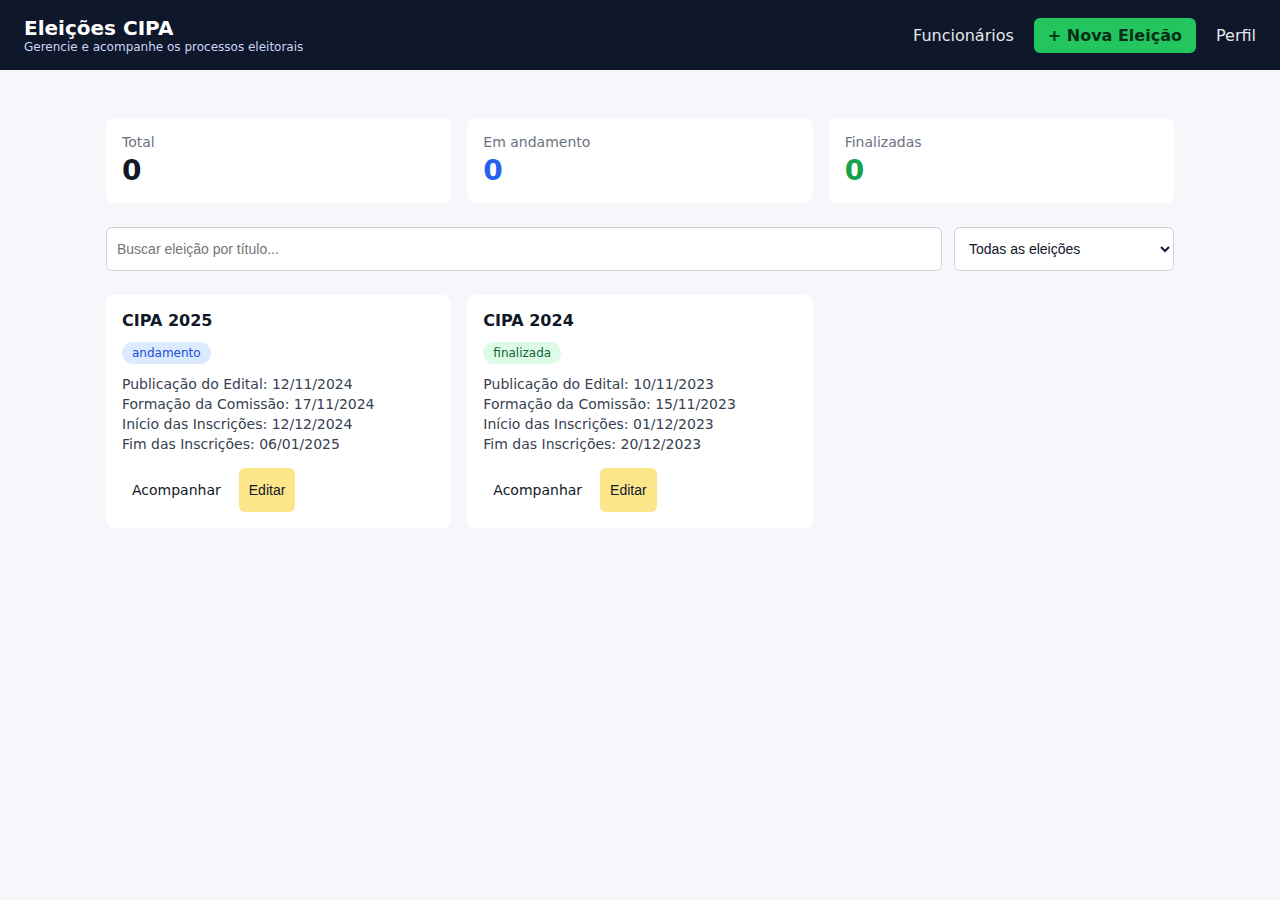
<file: index.html>
<!DOCTYPE html>
<html lang="pt-BR">
<head>
  <meta charset="UTF-8" />
  <title>Eleições CIPA</title>
  <link rel="stylesheet" href="./assets/style.css" />
  <link rel="stylesheet" href="./assets/menu/header.css" />
  <link rel="stylesheet" href="./assets/styleFeedbacks.css"/>
  <link rel="stylesheet" href="./assets/dashboard/dashboard.css"/>
  <link rel="stylesheet" href="./assets/modal.css">
  <link rel="stylesheet" href="./assets/responsive.css" />
</head>
<body>
    <header class="topo">
        <div class="logo-area">
            <h1 class="logo">Eleições CIPA</h1>
            <span class="slogan">Gerencie e acompanhe os processos eleitorais</span>
        </div>

        
        <button class="hamburguerMenu" id="hamburguerMenu" aria-label="Abrir menu">
            ☰
        </button>

        <nav class="nav" id="navMenu">
            <a href="funcionarios.html" class="nav-link">Funcionários</a>
            <a href="#" class="btn-primary" id="btnNovaEleicao">+ Nova Eleição</a>
            <a href="perfil.html" class="nav-link">Perfil</a>
        </nav>
    </header>
    <div id="feedback" class="feedback hidden"></div>
    <main>
        
        <section class="resumo">
        <div class="card-resumo">
            <span>Total</span>
            <strong id="total">0</strong>
        </div>

        <div class="card-resumo andamento">
            <span>Em andamento</span>
            <strong id="andamento">0</strong>
        </div>

        <div class="card-resumo finalizadas">
            <span>Finalizadas</span>
            <strong id="finalizadas">0</strong>
        </div>
        </section>

        
        <section class="filtros">
        <input
            type="text"
            id="busca"
            placeholder="Buscar eleição por título..."
        />

        <select id="filtroStatus">
            <option value="">Todas as eleições</option>
            <option value="andamento">Em andamento</option>
            <option value="finalizada">Finalizadas</option>
        </select>
        </section>

        
        <section class="lista-eleicoes" id="listaEleicoes">
        
        </section>
    </main>
    
    <div id="modalEditar" class="modal hidden">
    <div class="modal-content">

        <div class="modal-header">
        <h2 id="tituloModal">Editar Eleição</h2>
        <button id="fecharModal" type="button">×</button>
        </div>

        <form id="formEditarEleicao" enctype="multipart/form-data">

        
        <input type="hidden" id="editId">

        
        <label>
            Título da Eleição *
            <input type="text" id="editTitulo" name="titulo" required>
        </label>

        
        <label>
            Status *
            <select id="editStatus" name="status" required>
            <option value="">Selecione</option>
            <option value="andamento">Em andamento</option>
            <option value="finalizada">Finalizada</option>
            </select>
        </label>

        
        <label>
            Data da Posse *
            <input type="date" id="editPosse" name="data_posse" required>
        </label>

        
        <label>
            Data da Eleição *
            <input type="date" id="editEleicao" name="data_eleicao" required>
        </label>

        
        <label>
            Data do Edital *
            <input type="date" id="editEdital" name="edital" required>
        </label>

        
        <label>
            Upload do Edital (PDF)
            <input type="file" id="editEditalPdf" name="edital_pdf" accept="application/pdf">
            <small id="arquivoEditalAtual"></small>
        </label>

        
        <label>
            Data de Formação da Comissão *
            <input type="date" id="editComissao" name="comissao" required>
        </label>

        
        <label>
            Data de Divulgação do Edital de Inscrição *
            <input type="date" id="editDivulgacaoInscricao" name="divulgacao_inscricao" required>
        </label>

        
        <label>
            Início das Inscrições *
            <input type="date" id="editInicio" name="inicio_inscricoes" required>
        </label>

        
        <label>
            Fim das Inscrições *
            <input type="date" id="editFim" name="fim_inscricoes" required>
        </label>

        
        <label>
            Upload do Edital de Inscrição (PDF)
            <input type="file" id="editInscricaoPdf" name="edital_inscricao_pdf" accept="application/pdf">
            <small id="arquivoInscricaoAtual"></small>
        </label>

        
        <div class="modal-actions">
            <button type="button" id="cancelarEdicao">Cancelar</button>
            <button type="submit" class="btn-primary" id="btnSalvarModal">
            Salvar
            </button>
        </div>
        </form>
    </div>
    </div>

    <script src="./assets/menu/scriptMenu.js"></script>
    <script src="./assets/dashboard/scriptDashboard.js"></script>
</body>
</file>
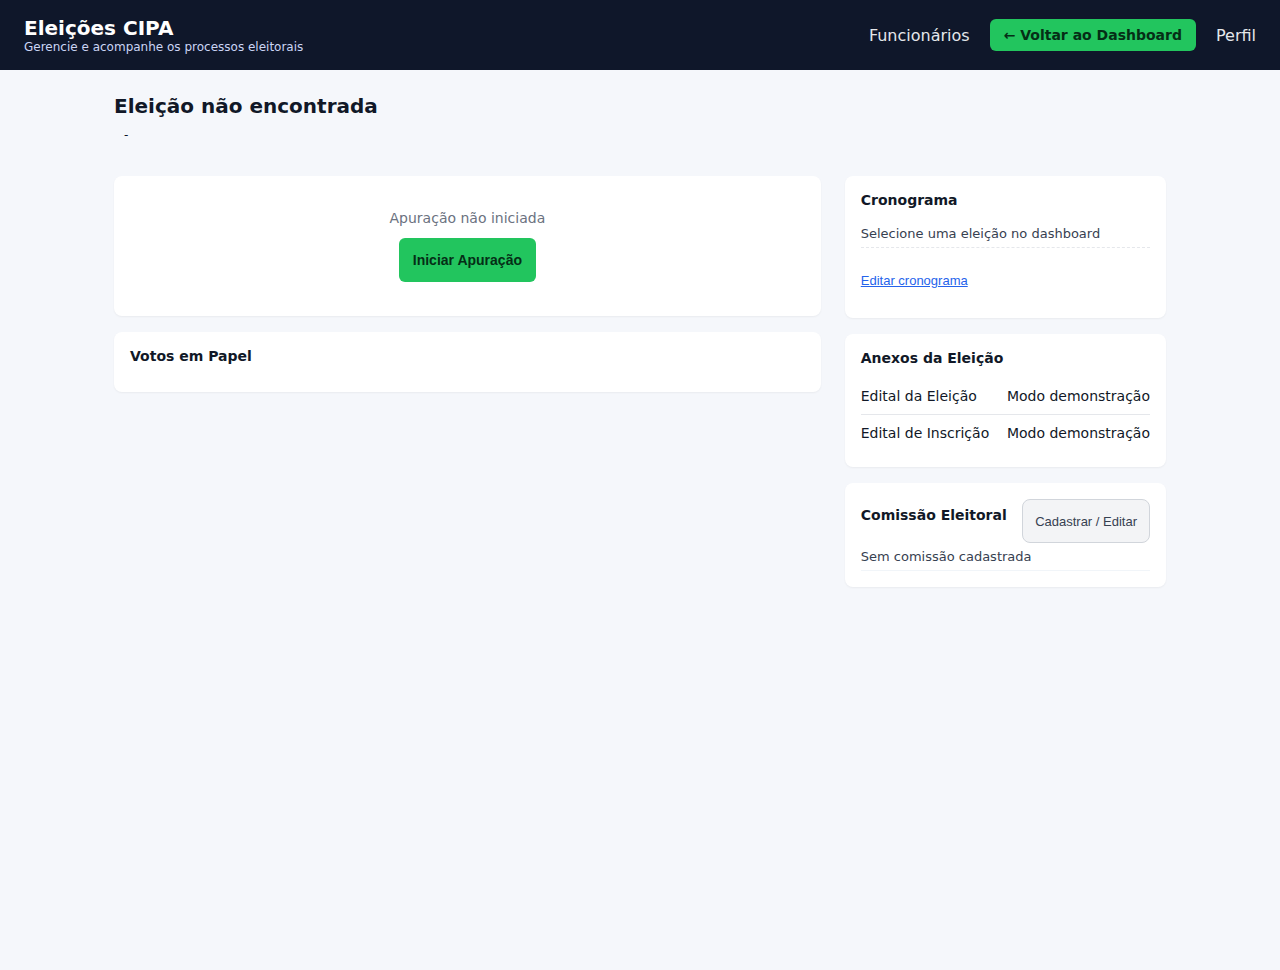
<file: eleicao.html>
<!DOCTYPE html>
<html lang="pt-BR">
<head>
  <meta charset="UTF-8">
  <title>Eleição CIPA</title>
  <link rel="stylesheet" href="./assets/style.css">
  <link rel="stylesheet" href="./assets/menu/header.css">
  <link rel="stylesheet" href="./assets/dashboard/eleicao.css">
  <link rel="stylesheet" href="./assets/styleFeedbacks.css">
  <link rel="stylesheet" href="./assets/modal.css">
  <link rel="stylesheet" href="./assets/responsive.css" />
</head>
<body>

  
  <header class="topo">
        <div class="logo-area">
            <h1 class="logo">Eleições CIPA</h1>
            <span class="slogan">Gerencie e acompanhe os processos eleitorais</span>
        </div>

        
        <button class="hamburguerMenu" id="hamburguerMenu" aria-label="Abrir menu">
            ☰
        </button>

        <nav class="nav" id="navMenu">
            <a href="funcionarios.html" class="nav-link">Funcionários</a>
            <a href="index.html" class="btn-primary" id="btnNovaEleicao">← Voltar ao Dashboard</a>
            <a href="perfil.html" class="nav-link">Perfil</a>
        </nav>
    </header>

  <main class="eleicao-container">
    
    <section class="eleicao-topo">
      <h1 id="tituloEleicao"></h1>
      <span id="statusEleicao" class="status"></span>
      <small id="dataCriacao"></small>
    </section>

    
    <section class="eleicao-conteudo">

      
      <div class="coluna-principal">
        <div class="card apuracao">
          <p>Apuração não iniciada</p>
          <button class="btn-primary">Iniciar Apuração</button>
        </div>

        <div class="card">
          <h3>Votos em Papel</h3>
          
        </div>
      </div>

      
      <aside class="coluna-lateral">

        
        <div class="card">
            <h4>Cronograma</h4>

            <ul id="cronograma">
            
            </ul>

            <button class="btn-link" onclick="abrirModalCronograma()">
            Editar cronograma
            </button>
        </div>

        
        <div class="card">
            <h4>Anexos da Eleição</h4>

            <div class="anexo-item">
            <span>Edital da Eleição</span>
            <div id="anexo-edital"></div>
            </div>

            <div class="anexo-item">
            <span>Edital de Inscrição</span>
            <div id="anexo-inscricao"></div>
            </div>
        </div>

        <div class="card">
            <div class="cronograma-header">
                <h4>Comissão Eleitoral</h4>
                <button class="btn-acao" onclick="abrirModalComissao()">
                Cadastrar / Editar
                </button>
            </div>

            <ul id="listaComissao">
                <li>Sem comissão cadastrada</li>
            </ul>
        </div>

        </aside>

    </section>

  </main>

    
    <div id="modalAnexo" class="modal hidden">
    <div class="modal-content modal-sm">
        <div class="modal-header">
        <h3 id="tituloModalAnexo"></h3>
        <button onclick="fecharModalAnexo()">×</button>
        </div>

        <form id="formAnexo" enctype="multipart/form-data">
        <input type="file" name="arquivo" accept="application/pdf" required>
        <input type="hidden" id="tipoAnexo">

        <div class="modal-actions">
            <button type="button" onclick="fecharModalAnexo()">Cancelar</button>
            <button type="submit" class="btn-primary">Salvar</button>
        </div>
        </form>
    </div>
    </div>

    
    <div id="modalCronograma" class="modal hidden">
    <div class="modal-content modal-sm">

        <div class="modal-header">
        <h3>Editar Cronograma</h3>
        <button type="button" onclick="fecharModalCronograma()">×</button>
        </div>

        <form id="formCronograma">

        <label>
            Edital
            <input type="date" id="cronEdital" required>
        </label>

        <label>
            Formação da Comissão
            <input type="date" id="cronComissao" required>
        </label>

        <label>
            Divulgação das Inscrições
            <input type="date" id="cronDivulgacao" required>
        </label>

        <label>
            Início das Inscrições
            <input type="date" id="cronInicio" required>
        </label>

        <label>
            Fim das Inscrições
            <input type="date" id="cronFim" required>
        </label>

        <label>
            Data da Eleição
            <input type="date" id="cronEleicao" required>
        </label>

        <div class="modal-actions">
            <button type="button" onclick="fecharModalCronograma()">Cancelar</button>
            <button type="submit" class="btn-primary">Salvar</button>
        </div>

        </form>
    </div>
    </div>


    
    <div id="modalComissao" class="modal hidden">
      <div class="modal-content">
        <div class="modal-header">
          <h3>Comissão Eleitoral</h3>
          <button type="button" onclick="fecharModalComissao()">×</button>
        </div>

        <div style="display:flex; gap:12px; flex-wrap:wrap; margin-bottom:12px;">
          <label style="flex:1; min-width:220px;">
            Funcionário
            <select id="comissaoFuncionario" required></select>
          </label>

          <label style="flex:1; min-width:180px;">
            Função
            <select id="comissaoFuncao" required>
              <option value="presidente">Presidente</option>
              <option value="secretario">Secretário(a)</option>
              <option value="membro">Membro</option>
            </select>
          </label>

          <label style="flex:2; min-width:260px;">
            Descrição (opcional)
            <input id="comissaoDescricao" type="text" placeholder="Ex: Representante do RH" />
          </label>

          <button class="btn-primary" type="button" onclick="adicionarMembroComissao()" style="align-self:flex-end;">
            + Adicionar
          </button>
        </div>

        <div class="card" style="margin:0;">
          <h4 style="margin:0 0 10px 0;">Membros</h4>
          <ul id="comissaoPreview" style="margin:0; padding-left:18px;"></ul>
        </div>

        <div class="modal-actions">
          <button type="button" onclick="fecharModalComissao()">Cancelar</button>
          <button type="button" class="btn-primary" onclick="salvarComissao()">Salvar</button>
        </div>
      </div>
    </div>



  <script src="./assets/menu/scriptMenu.js"></script>
  <script src="./assets/dashboard/eleicao.js"></script>
</body>
</html>
</file>
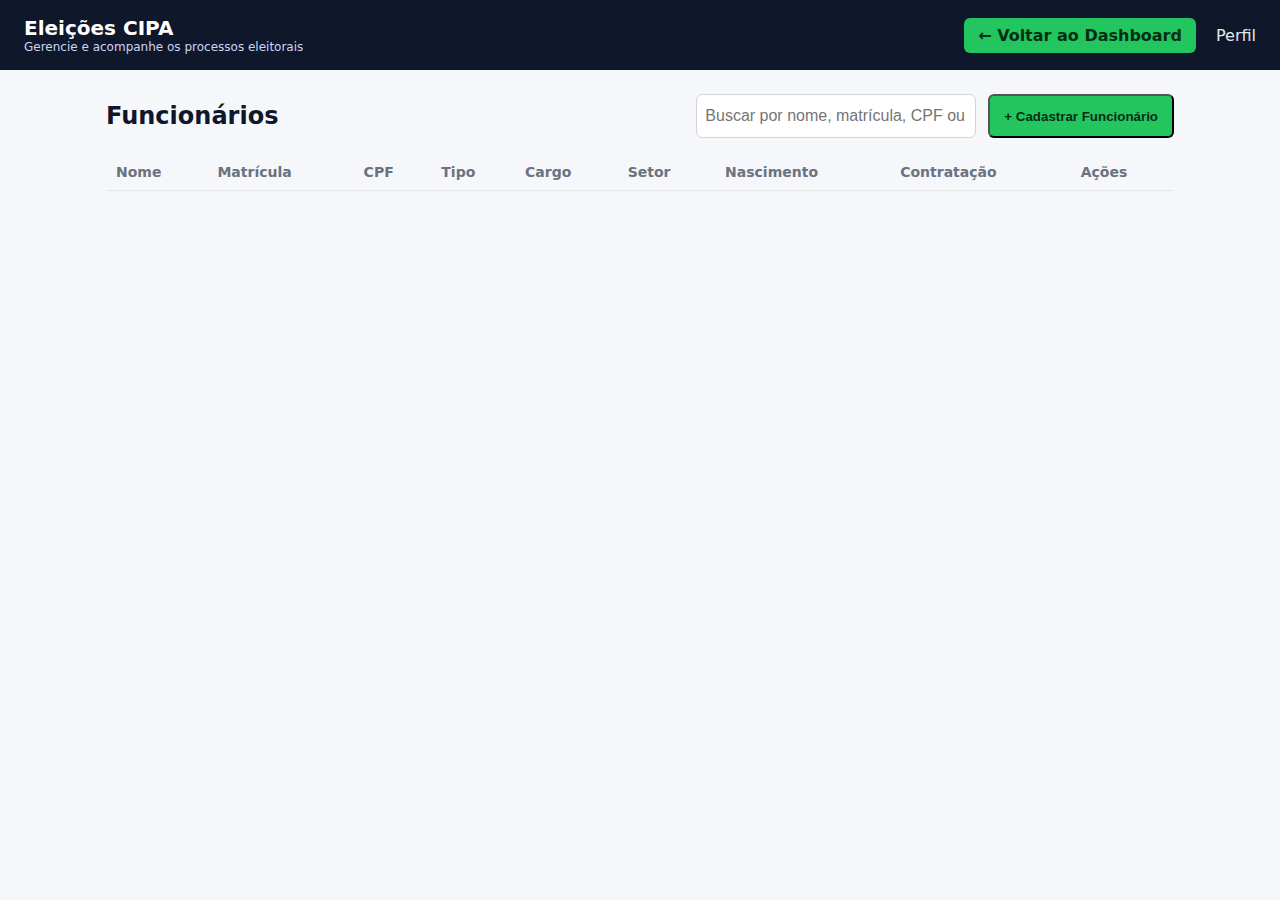
<file: funcionarios.html>
<!DOCTYPE html>
<html lang="pt-BR">
<head>
  <meta charset="UTF-8">
  <title>Funcionários | Eleições CIPA</title>

  <link rel="stylesheet" href="./assets/style.css">
  <link rel="stylesheet" href="./assets/menu/header.css">
  <link rel="stylesheet" href="./assets/funcionarios/funcionarios.css">
  <link rel="stylesheet" href="./assets/styleFeedbacks.css">
  <link rel="stylesheet" href="./assets/modal.css">
  <link rel="stylesheet" href="./assets/responsive.css" />
</head>
<body>


  <header class="topo">
        <div class="logo-area">
            <h1 class="logo">Eleições CIPA</h1>
            <span class="slogan">Gerencie e acompanhe os processos eleitorais</span>
        </div>

        
        <button class="hamburguerMenu" id="hamburguerMenu" aria-label="Abrir menu">
            ☰
        </button>

        <nav class="nav" id="navMenu">
            <a href="index.html" class="btn-primary" id="btnNovaEleicao">← Voltar ao Dashboard</a>
            <a href="perfil.html" class="nav-link">Perfil</a>
        </nav>
    </header>

<main class="funcionarios-container">

  
  <section class="topo-lista">
    <h2>Funcionários</h2>

    <div class="acoes-topo">
      <input
        type="text"
        id="filtro"
        placeholder="Buscar por nome, matrícula, CPF ou setor..."
        class="campo-filtro"
      />

      <button class="btn-primary" id="btnNovoFuncionario">
        + Cadastrar Funcionário
      </button>
    </div>
  </section>

  
  <div class="table-wrap">
<table class="tabela">
    <thead>
      <tr>
        <th>Nome</th>
        <th>Matrícula</th>
        <th>CPF</th>
        <th>Tipo</th>
        <th>Cargo</th>
        <th>Setor</th>
        <th>Nascimento</th>
        <th>Contratação</th>
        <th>Ações</th>
      </tr>
    </thead>

    <tbody id="listaFuncionarios">
      
    </tbody>
  </table>
</div>

</main>


<div id="modalFuncionario" class="modal hidden">
  <div class="modal-content">

    <div class="modal-header">
      <h3 id="tituloModalFuncionario">Cadastrar Funcionário</h3>
      <button type="button" id="btnFecharModal">×</button>
    </div>

    <form id="formFuncionario">

      <input type="hidden" name="id" id="idFuncionario">

      <label>Matrícula *
        <input type="text" name="matricula" required>
      </label>

      <label>CPF *
        <input type="text" name="cpf" maxlength="11" required>
      </label>

      <label>Nome *
        <input type="text" name="nome" required>
      </label>

      <label>Cargo *
        <input type="text" name="cargo" required>
      </label>

      <label>Setor *
        <input type="text" name="setor" required>
      </label>

      <label>Data de Nascimento *
        <input type="date" name="data_nascimento" required>
      </label>

      <label>Data de Contratação *
        <input type="date" name="data_contratacao" required>
      </label>

      <label>Tipo de Usuário *
        <select name="tipo_usuario" required>
          <option value="">Selecione</option>
          <option value="eleitor">Eleitor</option>
          <option value="administrador">Administrador</option>
        </select>
      </label>

      <div class="modal-actions">
        <button type="button" id="btnCancelarModal">Cancelar</button>
        <button type="submit" class="btn-primary">Salvar</button>
      </div>

    </form>
  </div>
</div>

<script src="./assets/menu/scriptMenu.js"></script>
<script src="./assets/funcionarios/funcionarios.js"></script>
</body>
</html>
</file>
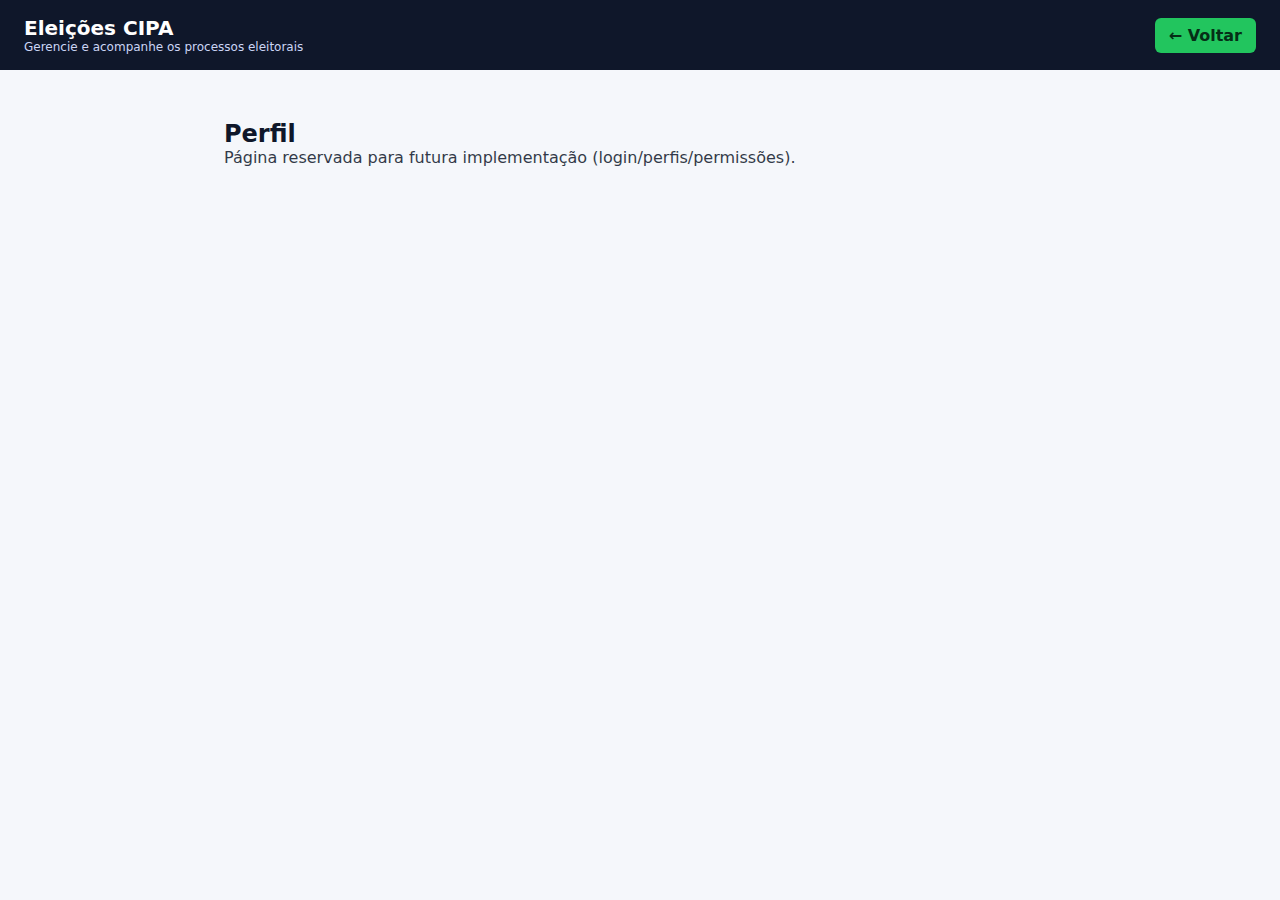
<file: perfil.html>
<!DOCTYPE html>
<html lang="pt-BR">
<head>
  <meta charset="UTF-8" />
  <meta name="viewport" content="width=device-width, initial-scale=1.0" />
  <title>Perfil | Eleições CIPA</title>
  <link rel="stylesheet" href="./assets/style.css" />
  <link rel="stylesheet" href="./assets/menu/header.css" />
  <link rel="stylesheet" href="./assets/responsive.css" />
</head>
<body>
  <header class="topo">
    <div class="logo-area">
      <h1 class="logo">Eleições CIPA</h1>
      <span class="slogan">Gerencie e acompanhe os processos eleitorais</span>
    </div>

    <button class="hamburguerMenu" id="hamburguerMenu" aria-label="Abrir menu">☰</button>

    <nav class="nav" id="navMenu">
      <a href="index.html" class="btn-primary">← Voltar</a>
    </nav>
  </header>

  <main style="max-width:900px; margin:32px auto; padding:0 16px;">
    <div class="card" style="padding:18px;">
      <h2 style="margin-top:0;">Perfil</h2>
      <p style="opacity:.85;">Página reservada para futura implementação (login/perfis/permissões).</p>
    </div>
  </main>

  <script src="./assets/menu/scriptMenu.js"></script>
</body>
</html>
</file>
<file: assets/style.css>
*{
    box-sizing: border-box;
    margin: 0;
    padding: 0;
}

body{ background:#f5f7fb; }
</file>
<file: assets/menu/header.css>
.topo {
  display: flex;
  justify-content: space-between;
  align-items: center;
  background: #0f172a;
  padding: 16px 24px;
  color: #fff;
  position: relative;
}

.logo-area {
  display: flex;
  flex-direction: column;
}

.logo {
  margin: 0;
  font-size: 20px;
}

.slogan {
  font-size: 12px;
  color: #cbd5f5;
}

.nav {
  display: flex;
  align-items: center;
  gap: 20px;
}

.nav-link {
  color: #e5e7eb;
  text-decoration: none;
}

.btn-primary {
  background: #22c55e;
  color: #052e16;
  padding: 8px 14px;
  border-radius: 6px;
  text-decoration: none;
  font-weight: 600;
}


.hamburguerMenu {
  display: none;
  background: none;
  border: none;
  font-size: 26px;
  color: #fff;
  cursor: pointer;
}


@media (max-width: 720px) {
  .topo {
    flex-wrap: wrap;
  }

  .hamburguerMenu {
    display: block;
  }

  .nav {
    display: none;
    flex-direction: column;
    gap: 16px;
    width: 100%;
    background: #020617;
    padding: 16px;
    margin-top: 12px;
    border-radius: 8px;
  }

  .nav.open {
    display: flex;
  }

  .btn-primary {
    width: 100%;
    text-align: center;
  }
}
</file>
<file: assets/styleFeedbacks.css>
.feedback {
  padding: 12px 16px;
  border-radius: 6px;
  margin: 16px 0;
  font-size: 14px;
}

.feedback.erro {
  background: #fee2e2;
  color: #7f1d1d;
  border: 1px solid #fecaca;
}

.feedback.sucesso {
  background: #dcfce7;
  color: #14532d;
  border: 1px solid #bbf7d0;
}

.hidden {
  display: none;
}
</file>
<file: assets/dashboard/dashboard.css>
.resumo {
  display: flex;
  gap: 16px;
  margin: 24px 0;
}

.card-resumo {
  background: #ffffff;
  padding: 16px;
  border-radius: 8px;
  flex: 1;
  display: flex;
  flex-direction: column;
  gap: 4px;
}

.card-resumo span {
  font-size: 14px;
  color: #6b7280;
}

.card-resumo strong {
  font-size: 28px;
  color: #111827;
}

.card-resumo.andamento strong {
  color: #2563eb;
}

.card-resumo.finalizadas strong {
  color: #16a34a;
}


.filtros {
  display: flex;
  gap: 12px;
  margin-bottom: 24px;
}

.filtros input,
.filtros select {
  padding: 10px;
  border-radius: 6px;
  border: 1px solid #d1d5db;
  font-size: 14px;
}


.lista-eleicoes {
  display: grid;
  grid-template-columns: repeat(auto-fill, minmax(360px, 1fr));
  gap: 16px;
}

.card-eleicao {
  background: #ffffff;
  padding: 16px;
  border-radius: 8px;
  display: flex;
  flex-direction: column;
  gap: 12px;
}

.card-eleicao h3 {
  margin: 0;
  font-size: 16px;
  color: #111827;
}

.status {
  font-size: 12px;
  padding: 4px 10px;
  border-radius: 999px;
  width: fit-content;
}

.status.andamento {
  background: #dbeafe;
  color: #1d4ed8;
}

.status.finalizada {
  background: #dcfce7;
  color: #166534;
}

.card-eleicao ul {
  list-style: none;
  padding: 0;
  margin: 0;
  font-size: 14px;
  color: #374151;
}

.card-eleicao li {
  margin-bottom: 4px;
}


.acoes {
  display: flex;
  gap: 8px;
}

.acoes button, .acoes a {
  padding: 8px 10px;
  border-radius: 6px;
  border: none;
  font-size: 14px;
  cursor: pointer;
  text-decoration: none;
  display: inline-flex;
  align-items: center;
  justify-content: center;
  color: #111827;
}

.btn-acompanhar {
  background: #e5e7eb;
}

.btn-editar {
  background: #fde68a;
}

.btn-excluir {
  background: #fecaca;
}


@media (max-width: 720px) {
  .resumo {
    flex-direction: column;
  }

  .filtros {
    flex-direction: column;
  }
}
</file>
<file: assets/modal.css>
.modal {
  position: fixed;
  inset: 0;
  background: rgba(0,0,0,0.4);
  display: flex;
  align-items: center;
  justify-content: center;
  z-index: 1000;
}

.modal.hidden {
  display: none;
}

.modal-content {
  background: #fff;
  width: 520px;
  max-height: 90vh;
  overflow-y: auto;
  border-radius: 8px;
  padding: 20px;
}

.modal-header {
  display: flex;
  justify-content: space-between;
  align-items: center;
}

.modal-header h2 {
  margin: 0;
  font-size: 18px;
}

.modal-header button {
  background: none;
  border: none;
  font-size: 20px;
  cursor: pointer;
}

form label {
  display: flex;
  flex-direction: column;
  font-size: 14px;
  margin-top: 12px;
}

form input[type="text"],
form input[type="date"],
form input[type="file"] {
  padding: 8px;
  margin-top: 4px;
  border-radius: 6px;
  border: 1px solid #d1d5db;
}

.modal-actions {
  display: flex;
  justify-content: flex-end;
  gap: 10px;
  margin-top: 20px;
}
</file>
<file: assets/responsive.css>
:root{
  --pad: 16px;
}

*{ box-sizing: border-box; }
html, body{ width: 100%; max-width: 100%; overflow-x: hidden; }
body{
  font-family: ui-sans-serif, system-ui, -apple-system, Segoe UI, Roboto, Arial, "Apple Color Emoji","Segoe UI Emoji";
  background: #f5f7fb;
  color: #0f172a;
}
img{ max-width: 100%; height: auto; display: block; }

main{
  width: min(1100px, 100%);
  margin: 0 auto;
  padding: 24px var(--pad);
}
#feedback{
  width: min(1100px, 100%);
  margin: 0 auto;
  padding: 0 var(--pad);
}

button, .btn, a.btn{
  min-height: 44px;
}
input, select, textarea{
  min-height: 44px;
  font-size: 16px; 
}

.filtros{
  flex-wrap: wrap;
}
.filtros input{
  flex: 1 1 260px;
  min-width: 0;
}
.filtros select{
  flex: 0 0 220px;
  min-width: 0;
}

select{
  background: #ffffff;
  color: #0f172a;
}
select option{
  background: #ffffff;
  color: #0f172a;
}

.resumo{
  flex-wrap: wrap;
}
.card-resumo{
  min-width: 220px;
}

.lista-eleicoes{
  grid-template-columns: repeat(auto-fill, minmax(280px, 1fr));
}

@media (max-width: 640px){
  :root{ --pad: 14px; }

  main{ padding: 18px var(--pad); }

  .topo{
    padding: 14px var(--pad) !important;
  }

  .logo{ font-size: 18px; }
  .slogan{ font-size: 12px; }

  .card-resumo strong{ font-size: 26px; }

  .filtros{
    flex-direction: column;
    gap: 10px;
  }
  .filtros input, .filtros select{
    width: 100%;
  }

  .acoes{
    flex-wrap: wrap;
  }
  .acoes button, .acoes a{
    flex: 1 1 140px;
  }

  .modal-content{
    width: calc(100vw - 20px) !important;
    max-width: 560px !important;
    max-height: calc(100vh - 20px) !important;
    border-radius: 14px !important;
    padding: 16px !important;
  }
}

.funcionarios-container{
  width: min(1100px, 100%);
  margin: 0 auto;
  padding: 24px var(--pad);
}

@media (max-width: 640px){
  .funcionarios-container{ padding: 18px var(--pad); }

  .topo-lista{
    flex-direction: column;
    align-items: flex-start;
    gap: 10px;
  }

  .acoes-topo{
    width: 100%;
    flex-wrap: wrap;
    gap: 10px;
  }

  .acoes-topo input{
    min-width: 0 !important;
    width: 100%;
    flex: 1 1 220px;
  }
}

@media (max-width: 720px){
  .tabela-wrap, .table-wrap, .table-container{
    overflow-x: auto;
    -webkit-overflow-scrolling: touch;
  }
  table, .tabela{
    min-width: 720px;
  }
}

@media (max-width: 900px){
  .eleicao-conteudo{
    grid-template-columns: 1fr !important;
  }
}

.eleicao-container{
  width: min(1100px, 100%);
  margin: 0 auto;
}

@media (max-width: 640px){
  .eleicao-container{ padding: 18px var(--pad) !important; }
  .card{ padding: 14px !important; border-radius: 14px !important; }
}

@media (max-width: 640px){
  .perfil-container, .profile-container, .perfil{
    width: min(1100px, 100%);
    margin: 0 auto;
    padding: 18px var(--pad);
  }
}
</file>
<file: assets/dashboard/eleicao.css>
.eleicao-container {
  padding: 24px;
  background: #f5f7fb;
  min-height: 100vh;
}


.voltar {
  display: inline-block;
  margin-bottom: 16px;
  text-decoration: none;
  color: #166534;
  font-size: 14px;
}


.eleicao-topo {
  display: flex;
  flex-direction: column;
  gap: 6px;
  margin-bottom: 24px;
}

.eleicao-topo h1 {
  margin: 0;
  font-size: 20px;
  color: #111827;
}

.eleicao-topo small {
  font-size: 12px;
  color: #6b7280;
}


.status {
  font-size: 12px;
  padding: 4px 10px;
  border-radius: 999px;
  width: fit-content;
}

.status.andamento {
  background: #dbeafe;
  color: #1d4ed8;
}

.status.finalizada {
  background: #dcfce7;
  color: #166534;
}


.eleicao-conteudo {
  display: grid;
  grid-template-columns: 2.2fr 1fr;
  gap: 24px;
}


.coluna-principal,
.coluna-lateral {
  display: flex;
  flex-direction: column;
  gap: 16px;
}


.card {
  background: #ffffff;
  border-radius: 8px;
  padding: 16px;
  box-shadow: 0 1px 2px rgba(0,0,0,0.05);
}

.card h3,
.card h4 {
  margin: 0 0 12px;
  font-size: 14px;
  color: #111827;
}


.apuracao {
  display: flex;
  flex-direction: column;
  align-items: center;
  justify-content: center;
  gap: 12px;
  min-height: 140px;
  text-align: center;
}

.apuracao p {
  margin: 0;
  font-size: 14px;
  color: #6b7280;
}


.btn-primary {
  background: #22c55e;
  color: #052e16;
  border: none;
  border-radius: 6px;
  padding: 8px 14px;
  cursor: pointer;
  font-size: 14px;
}


table {
  width: 100%;
  border-collapse: collapse;
  font-size: 13px;
}

th {
  text-align: left;
  color: #6b7280;
  font-weight: 500;
  border-bottom: 1px solid #e5e7eb;
  padding-bottom: 8px;
}

td {
  padding: 8px 0;
  border-bottom: 1px solid #f1f5f9;
  color: #111827;
}

td:last-child {
  text-align: right;
}


#cronograma {
  list-style: none;
  padding: 0;
  margin: 0;
  font-size: 13px;
}

#cronograma li {
  display: flex;
  justify-content: space-between;
  padding: 6px 0;
  border-bottom: 1px dashed #e5e7eb;
  color: #374151;
}


.coluna-lateral ul {
  list-style: none;
  padding: 0;
  margin: 0;
}

.coluna-lateral li {
  padding: 6px 0;
  font-size: 13px;
  color: #374151;
  display: flex;
  justify-content: space-between;
  border-bottom: 1px solid #f1f5f9;
}

.anexo-item {
  display: flex;
  justify-content: space-between;
  align-items: center;
  padding: 8px 0;
  border-bottom: 1px solid #e5e7eb;
  font-size: 14px;
}

.anexo-item:last-child {
  border-bottom: none;
}

.btn-link {
  background: none;
  border: none;
  padding: 0;
  color: #2563eb;
  cursor: pointer;
  font-size: 13px;
  text-decoration: underline;
}

.btn-link:hover {
  color: #1e40af;
}


.card .btn-link {
  background: none;
  border: none;
  padding: 0;
  margin-top: 10px;
  font-size: 13px;
  color: #2563eb;
  cursor: pointer;
  text-decoration: underline;
  align-self: flex-start;
}

.card .btn-link:hover {
  color: #1e40af;
}


.anexo-item {
  display: flex;
  justify-content: space-between;
  align-items: center;
  gap: 12px;
  padding: 10px 0;
  border-bottom: 1px solid #e5e7eb;
  font-size: 14px;
}

.anexo-item:last-child {
  border-bottom: none;
}

.anexo-item span {
  color: #111827;
  font-weight: 500;
  flex: 1;
}


.anexo-item > div {
  display: flex;
  gap: 8px;
  align-items: center;
}


.anexo-item .btn-link {
  background: none;
  border: none;
  padding: 0;
  font-size: 13px;
  color: #2563eb;
  cursor: pointer;
  text-decoration: underline;
  white-space: nowrap;
}

.anexo-item .btn-link:hover {
  color: #1e40af;
}


.anexo-item a.btn-link {
  color: #059669;
  text-decoration: underline;
}

.anexo-item a.btn-link:hover {
  color: #047857;
}


.anexo-item.sem-arquivo span {
  color: #6b7280;
  font-weight: 400;
}

.anexo-item.sem-arquivo::before {
  content: "⛔";
  margin-right: 6px;
  color: #dc2626;
}


.anexo-item.com-arquivo::before {
  content: "📎";
  margin-right: 6px;
}


.modal-sm {
  width: 420px;
  max-width: 90vw;
}


#formCronograma textarea {
  width: 100%;
  resize: vertical;
  padding: 8px;
  border-radius: 6px;
  border: 1px solid #d1d5db;
  font-size: 13px;
}


#formAnexo input[type="file"] {
  font-size: 13px;
}

.btn-acao {
  background: #f3f4f6;
  border: 1px solid #d1d5db;
  border-radius: 8px;
  padding: 6px 12px;
  font-size: 13px;
  color: #374151;
  cursor: pointer;
  transition: all 0.2s ease;
}

.btn-acao:hover {
  background: #e5e7eb;
}


.cronograma-header {
  display: flex;
  justify-content: space-between;
  align-items: center;
}


@media (max-width: 1024px) {
  .eleicao-conteudo {
    grid-template-columns: 1fr;
  }
}
</file>
<file: assets/funcionarios/funcionarios.css>
.funcionarios-container {
  padding: 24px;
}

.topo-lista {
  display: flex;
  justify-content: space-between;
  align-items: center;
  margin-bottom: 16px;
}

.acoes-topo {
  display: flex;
  gap: 12px;
  align-items: center;
}

.acoes-topo input {
  padding: 8px;
  border-radius: 6px;
  border: 1px solid #d1d5db;
  min-width: 280px;
}

.tabela {
  width: 100%;
  border-collapse: collapse;
  font-size: 14px;
}

.tabela th,
.tabela td {
  padding: 10px;
  border-bottom: 1px solid #e5e7eb;
}

.tabela th {
  text-align: left;
  color: #6b7280;
}


.tipo {
  padding: 4px 10px;
  border-radius: 999px;
  font-size: 12px;
  width: fit-content;
}

.tipo.eleitor {
  background: #dcfce7;
  color: #166534;
}

.tipo.comissao {
  background: #ffedd5;
  color: #9a3412;
}

.tipo.administrador {
  background: #dbeafe;
  color: #1d4ed8;
}


.acoes {
  display: flex;
  gap: 6px;
}

.btn-editar {
  background: #e0f2fe;
  color: #0369a1;
  border: none;
  padding: 6px 8px;
  border-radius: 4px;
  cursor: pointer;
  font-size: 12px;
}

.btn-excluir {
  background: #fee2e2;
  color: #991b1b;
  border: none;
  padding: 6px 8px;
  border-radius: 4px;
  cursor: pointer;
}
</file>
